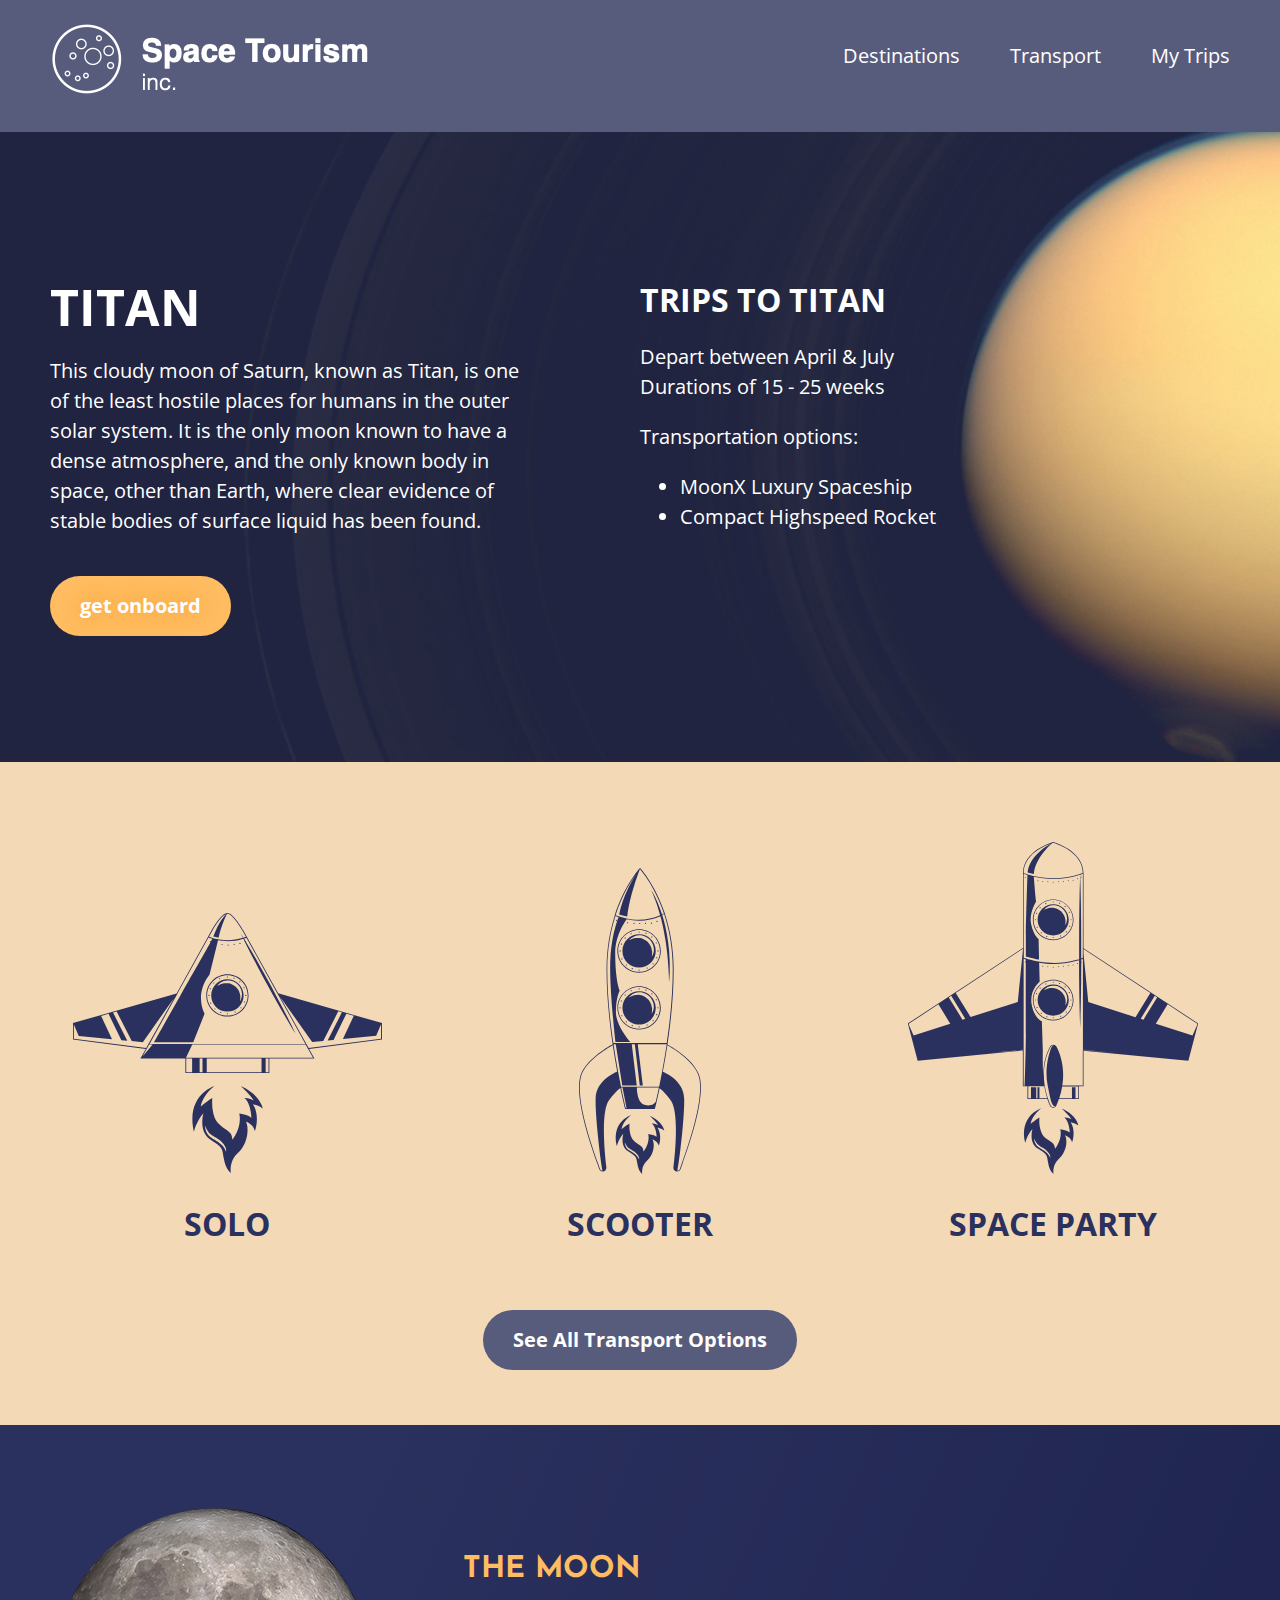
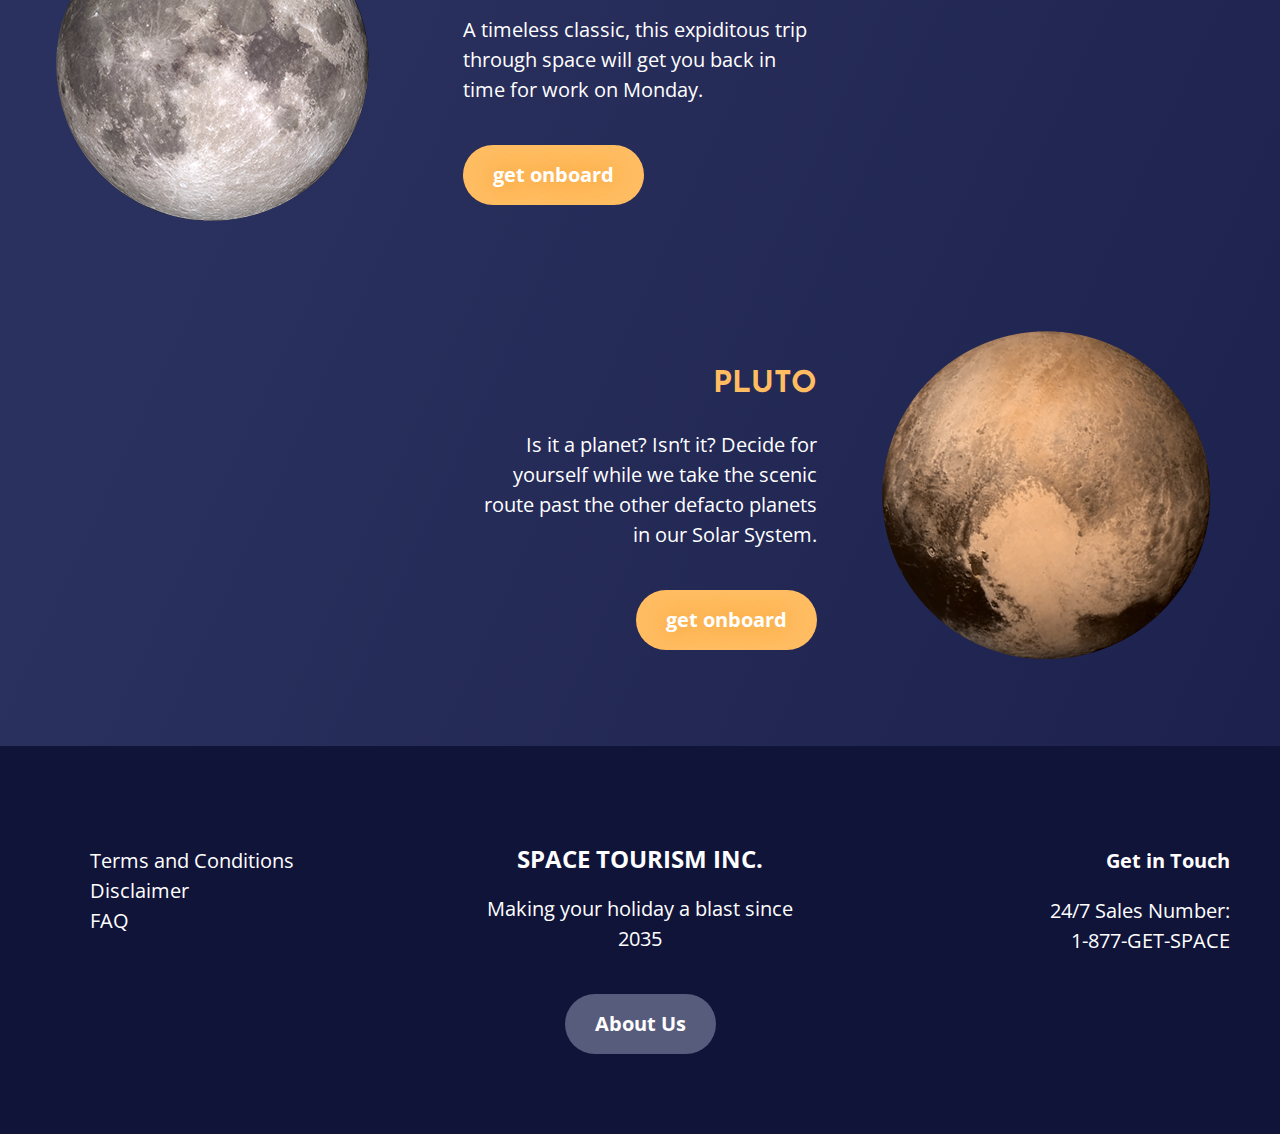
<file: index.html>
<!DOCTYPE html>
<html>

<head>
    <meta charset="utf-8">
    <title>Responsive Design</title>
    <link rel="preconnect" href="https://fonts.googleapis.com">
    <link rel="preconnect" href="https://fonts.gstatic.com" crossorigin>
    <link
        href="https://fonts.googleapis.com/css2?family=Josefin+Sans:ital,wght@0,700;1,700&family=Open+Sans:ital,wght@0,400;0,700;1,400;1,700&display=swap"
        rel="stylesheet">
    <link rel="stylesheet" href="css/style.css">
</head>

<body>
    <header>
        <div class="container wrapper headerflex">
            <a href="/"><img src="imgs/Space-Tourism.png" alt="Space Tourism Logo">
            <nav class="primary-nav">
                <ul>
                    <li> <a href="destinations.html">Destinations</a></li>
                    <li> <a href="transport.html">Transport</a></li>
                    <li> <a href="mytrips.html">My Trips</a></li>
                </ul>
            </nav>

        </div>
    </header>
    <section class="feature">
        <div class="feature-grid container wrapper">
            <div>
                <h1>Titan</h1>
                <p>This cloudy moon of Saturn, known as Titan, is one of the least hostile places for humans in the
                    outer solar system. It is the only moon known to have a dense atmosphere, and the only known body in
                    space, other than Earth, where clear evidence of stable bodies of surface liquid has been found.</p>
                <a href="titan.html" class="button button-gold">get onboard</a>
            </div>
            <div>
                <h2>Trips to Titan</h2>
                <p>Depart between April & July<br>
                    Durations of 15 - 25 weeks </p>
                <p>Transportation options: </p>
                <ul>
                    <li>MoonX Luxury Spaceship</li>
                    <li>Compact Highspeed Rocket</li>
                </ul>
            </div>
        </div>
    </section>
    <section class="ships">
        <div class="ships-grid container wrapper">
            <div>
                <img src="imgs/Solo.svg" alt="Solo Spaceship">
                <h2>Solo</h2>
            </div>
            <div>
                <img src="imgs/Scooter.svg" alt="Scooter Spaceship">
                <h2>Scooter</h2>
            </div>
            <div>
                <img src="imgs/Space-Party.svg" alt="Space Party Spaceship">
                <h2>Space Party</h2>
            </div>
            <a href="transport.html" class="button button-blue">See All Transport Options</a>
        </div>
    </section>
    <section class="more-trips">
        <div class="container wrapper">
            <div class="img-text">
                <img src="imgs/moon.png" alt="Moon">
                <div>
                    <h3><a href="moon.html">The Moon</a></h3>
                    <p>A timeless classic, this expiditous trip through space will get you back in time for work on
                        Monday.
                    </p>
                    <a href="moon.html" class="button button-gold">get onboard</a>
                </div>
            </div>
            <div class="img-text img-text--alternate">
                <img src="imgs/pluto.png" alt="Pluto">
                <div>
                    <h3> <a href="pluto.html">Pluto</a></h3>
                    <p>Is it a planet? Isn’t it? Decide for yourself while we take the scenic route past the other
                        defacto
                        planets in our Solar System.</p>
                    <a href="pluto.html" class="button button-gold">get onboard</a>
                </div>
            </div>
        </div>
    </section>
    <footer>
        <div class="footer-grid container wrapper">
            <div>
                <ul>
                    <li>Terms and Conditions</li>
                    <li>Disclaimer</li>
                    <li>FAQ</li>
                </ul>
            </div>
            <div>
                <h4>Space Tourism inc.</h4>
                <p>Making your holiday a blast since 2035</p>
                <a href="about.html" class="button button-blue">About Us</a>
            </div>
            <div>
                <p><strong>Get in Touch</strong></p>
                <p>24/7 Sales Number:<br>
                    1-877-GET-SPACE</p>
            </div>
        </div>
    </footer>

</body>

</html>
</file>
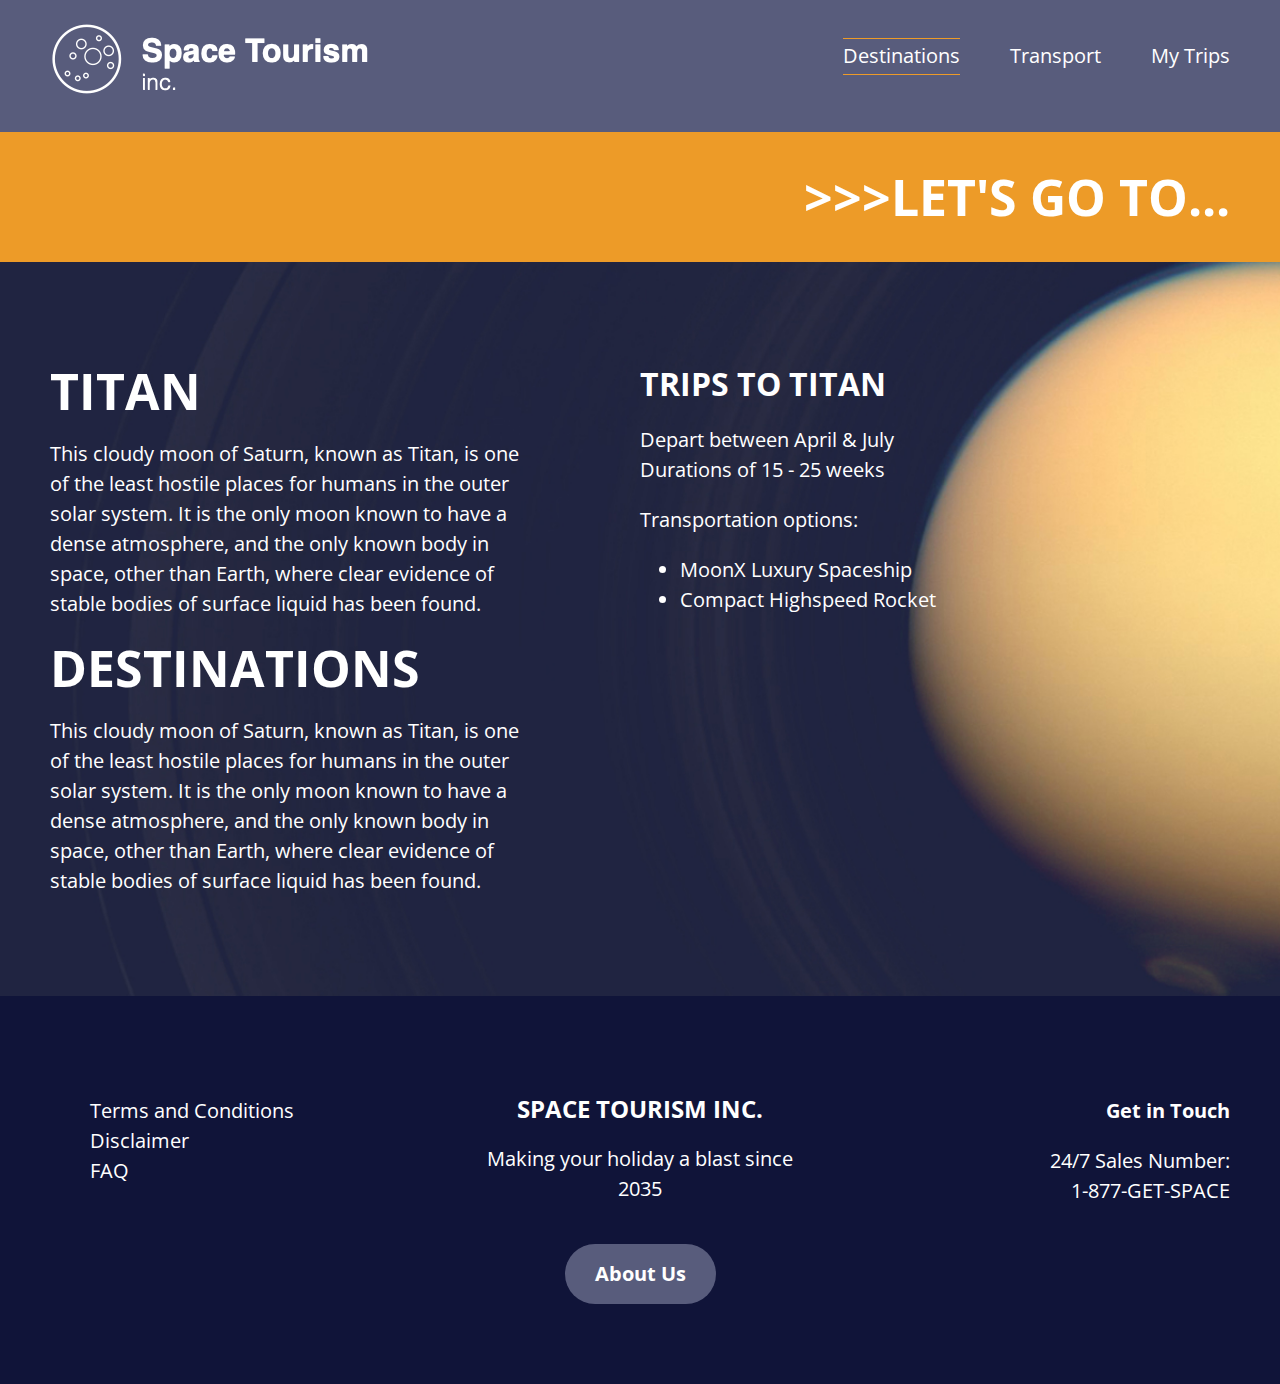
<file: destinations.html>
<!DOCTYPE html>
<html>

<head>
    <meta charset="utf-8">
    <title>Responsive Design</title>
    <link rel="preconnect" href="https://fonts.googleapis.com">
    <link rel="preconnect" href="https://fonts.gstatic.com" crossorigin>
    <link
        href="https://fonts.googleapis.com/css2?family=Josefin+Sans:ital,wght@0,700;1,700&family=Open+Sans:ital,wght@0,400;0,700;1,400;1,700&display=swap"
        rel="stylesheet">
    <link rel="stylesheet" href="css/style.css">
</head>

<body>
    <header>
        <div class="container wrapper headerflex">
            <a href="/"><img src="imgs/Space-Tourism.png" alt="Space Tourism Logo">
            <nav class="primary-nav">
                <ul>
                    <li> <a href="destinations.html" class="active">Destinations</a></li>
                    <li> <a href="transport.html">Transport</a></li>
                    <li> <a href="mytrips.html">My Trips</a></li>
                </ul>
            </nav>

        </div>
    </header>
    <header class="page-header">
        <h1 class="container wrapper"> >>>Let's go to... </h1>
    </header>
    <section class="feature">
        <div class="feature-grid container wrapper">
            <div>
                <h1>Titan</h1>
                <p>This cloudy moon of Saturn, known as Titan, is one of the least hostile places for humans in the
                    outer solar system. It is the only moon known to have a dense atmosphere, and the only known body in
                    space, other than Earth, where clear evidence of stable bodies of surface liquid has been found.</p>
                <h1>destinations</h1>
                <p>This cloudy moon of Saturn, known as Titan, is one of the least hostile places for humans in the
                        outer solar system. It is the only moon known to have a dense atmosphere, and the only known body in
                        space, other than Earth, where clear evidence of stable bodies of surface liquid has been found.</p>
            </div>
            <div>
                <h2>Trips to Titan</h2>
                <p>Depart between April & July<br>
                    Durations of 15 - 25 weeks </p>
                <p>Transportation options: </p>
                <ul>
                    <li>MoonX Luxury Spaceship</li>
                    <li>Compact Highspeed Rocket</li>
                </ul>
            </div>
        </div>
    </section>

    <footer>
        <div class="footer-grid container wrapper">
            <div>
                <ul>
                    <li>Terms and Conditions</li>
                    <li>Disclaimer</li>
                    <li>FAQ</li>
                </ul>
            </div>
            <div>
                <h4>Space Tourism inc.</h4>
                <p>Making your holiday a blast since 2035</p>
                <a href="about.html" class="button button-blue">About Us</a>
            </div>
            <div>
                <p><strong>Get in Touch</strong></p>
                <p>24/7 Sales Number:<br>
                    1-877-GET-SPACE</p>
            </div>
        </div>
    </footer>

</body>

</html>
</file>
<file: css/style.css>
* {
    box-sizing: border-box;
}

html,
body {
    min-height: 100vh;
    margin: 0;
    font-family: 'Open Sans', sans-serif;

    /* base font styles */
    color: white;
    font-size: 20px;
    line-height: 1.5em;
}

img {
    max-width: 100%;
}

.wrapper {
    padding: 80px 50px;
}

header .wrapper {
    padding: 20px 50px;
}

.container {
    max-width: 1440px;
    margin: auto;
}

header {
    background-color: #585C7C;
}

.headerflex {
    display: flex;
    justify-content: space-between;
    flex-wrap: wrap;
    align-items: center;
}

.primary-nav ul {
    /* Remove defult ul styling */
    list-style-type: none;
    padding: 0;
    margin: 0;
    /* Code layout for nav */
    display: flex;
    column-gap: 50px;
    margin-bottom: 20px;
}

.primary-nav a {
    color: white;
}

.primary-nav .active {
    border-bottom: 1px solid #ed9b28;
    border-top:  1px solid #ed9b28;
    padding-bottom: 5px;
    padding-top: 3px;
}

.page-header {
    background-color: #ed9b28;
    text-align: right;
    padding: 30px 0;
}

.feature {
    background-image: url("../imgs/Titan-Bkg.jpg");
    background-size: cover;
    background-position: center right;
    min-height: 70vh;
    display: flex;
}

.feature-grid {
    display: grid;
    grid-template-columns: 3fr 2fr 1fr;
    grid-gap: 10%;
}

.ships {
    background-color: #F3D9B5;
    color: #2B315E;
}

.ships-grid {
    display: grid;
    grid-template-columns: repeat(3, 1fr);
    grid-gap: 5%;
    text-align: center;
    align-items: end;
}

.ships-grid .button {
    grid-column: span 3;
    justify-self: center;
}

.more-trips {
    background: linear-gradient(114.63deg, #2B315E 21.29%, #1C214D 99.68%);
}

.img-text {
    display: grid;
    grid-template-columns: repeat(3, 1fr);
    grid-gap: 5%;
    align-items: center;
}

.img-text--alternate {
    margin-top: 100px;
}

.img-text--alternate img {
    grid-column: 3;
}

.img-text--alternate div {
    grid-row: 1;
    grid-column: 2;
    text-align: right;
}

footer {
    background-color: #101439;
}

.footer-grid {
    display: grid;
    grid-template-columns: repeat(3, 1fr);
    grid-gap: 5%;
}

.footer-grid div:nth-child(2) {
    text-align: center;
}

.footer-grid div:last-child {
    text-align: right;
}

footer ul {
    list-style-type: none;
}

/* COMPONENTS */

.button {
    padding: 15px 30px;
    display: inline-block;
    border-radius: 50px;
    color: white;
    font-weight: bold;
    font-size: 20px;
    transition: .5s;
    margin-top: 20px;
}

.button-blue {
    background-color: #585C7C;
}

.button-blue:hover {
    background-color: #101439;
    color: white;
}

.button-gold {
    background-color: #FFBC61;
    text-shadow: 0px 0px 20px #ed9b28;
}

.button-gold:hover {
    background-color: #ed9b28;
    color: white;
}


/* TYPOGRAPHY */

h1 {
    font-size: 50px;
    text-transform: uppercase;
    /* margin: 0; */
}

h2 {
    font-size: 32px;
    text-transform: uppercase;
    /* margin: 0; */
}

h3 {
    font-family: 'Josefin Sans', sans-serif;
    font-size: 30px;
    text-transform: uppercase;
    /* margin: 0; */
}

h4 {
    font-size: 24px;
    text-transform: uppercase;
    margin: 18px 0;
}

a {
    color: #FFBC61;
    text-decoration: none;
}

a:hover {
    color: #F3D9B5;
}

@media screen and (max-width: 1050px) {
   .feature-grid {
    grid-template-columns: 1fr 1fr;
   }
   .img-text {
    grid-template-columns: 1fr 1fr;
}
}
@media screen and (max-width: 650px) {
    .feature-grid {
        grid-template-columns: 1fr;
       }
     .ships-grid {
        grid-template-columns: 1fr;
        text-align: center;
        align-items: end;
        grid-gap: 20px;
    }
    .ships-grid .button {
        grid-column: span 1;
        justify-self: center;
        grid-gap: 20px;
    }
}

@media screen and (max-width: 500px) {
    .img-text {
        grid-template-columns: 1fr;
        text-align: center;
}
.img-text--alternate img {
    grid-column: 1;
}
.img-text--alternate div {
    grid-row: 2;
    grid-column: 1;
    text-align: center;
}
}
</file>
